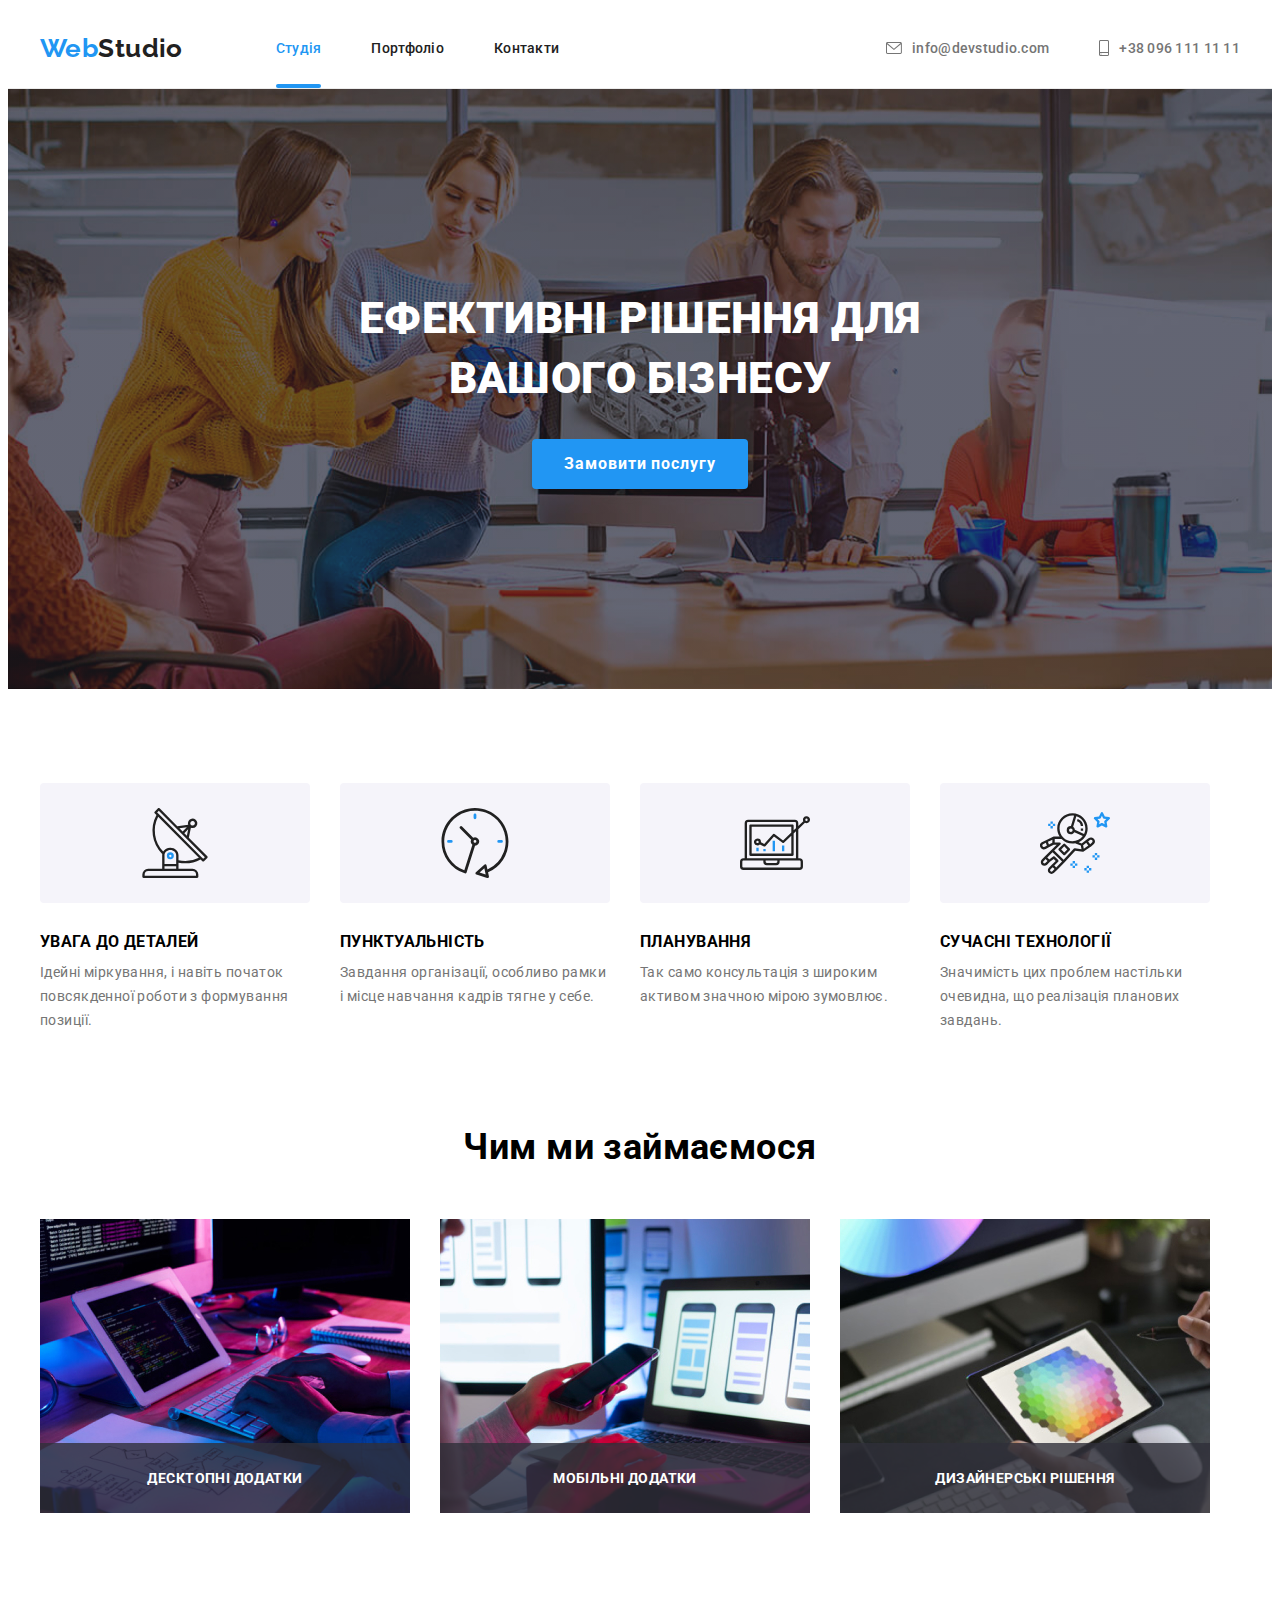
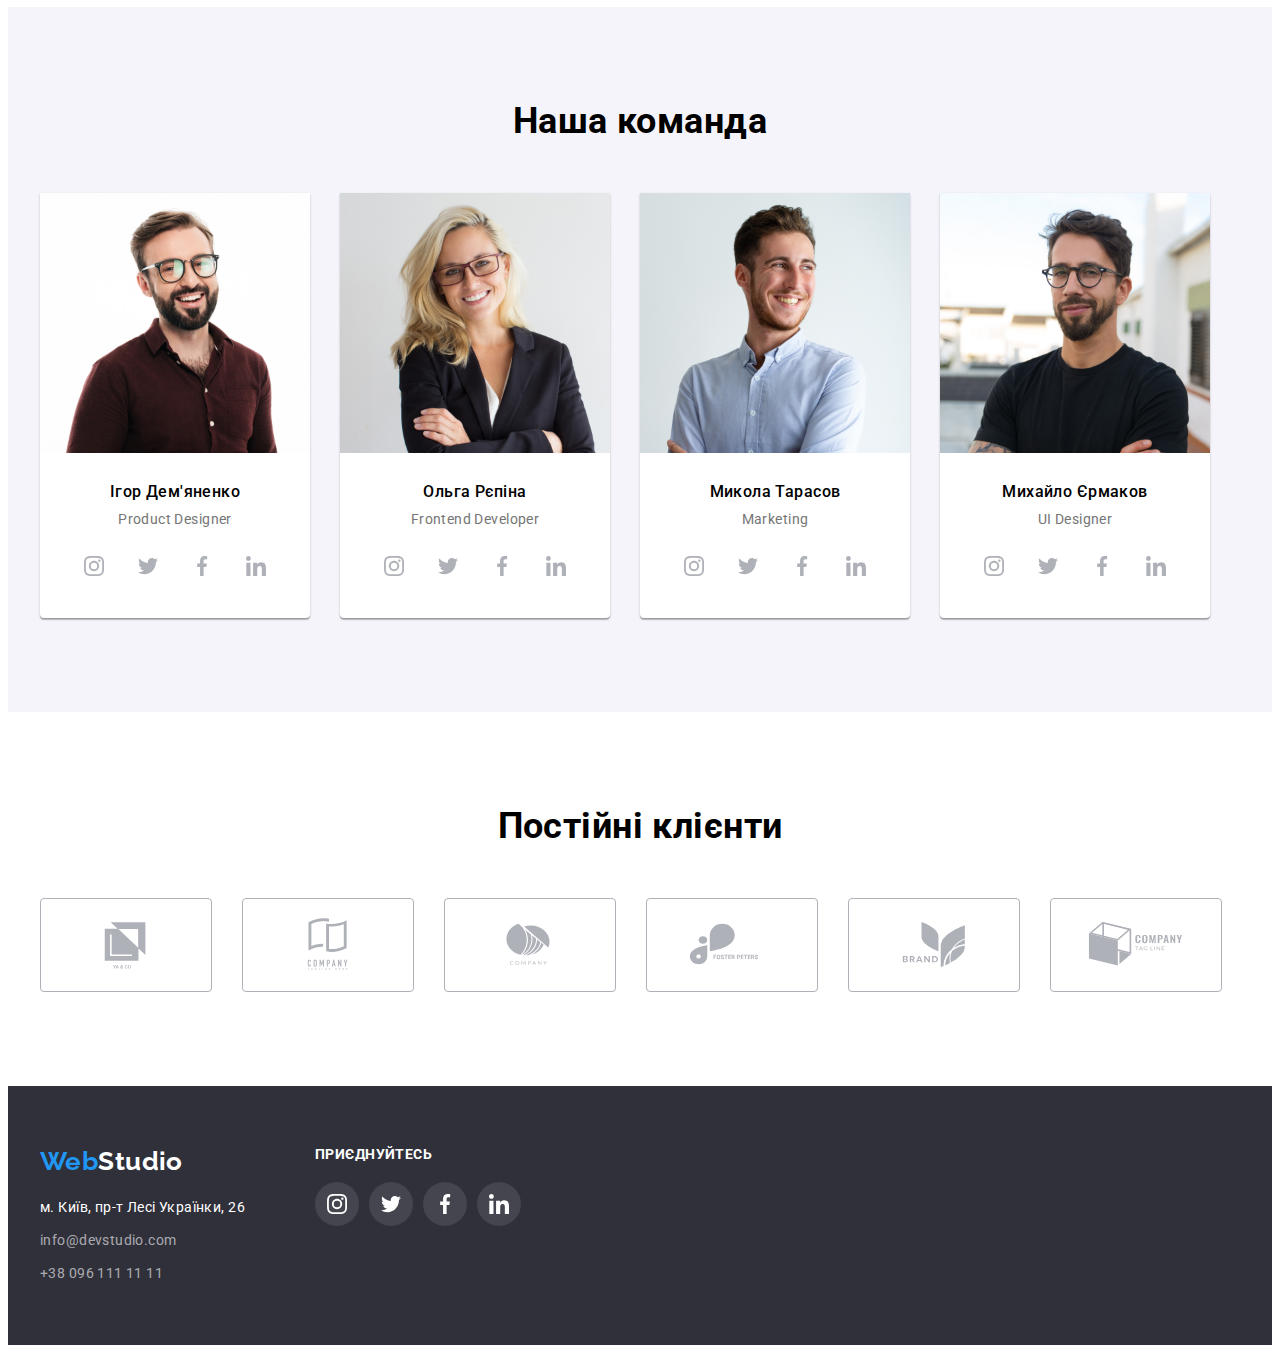
<file: index.html>
<!DOCTYPE html>
<html lang="uk">
  <head>
    <meta charset="UTF-8" />
    <meta http-equiv="X-UA-Compatible" content="IE=edge" />
    <meta name="viewport" content="width=device-width, initial-scale=1.0" />

    <link
      href="https://fonts.googleapis.com/css2?family=Raleway:wght@700&family=Roboto:wght@400;500;700;900&display=swap"
      rel="stylesheet"
    />
    <link
      rel="stylesheet"
      href="https://cdnjs.cloudflare.com/ajax/libs/modern-normalize/1.1.0/modern-normalize.min.css"
      integrity="sha512-wpPYUAdjBVSE4KJnH1VR1HeZfpl1ub8YT/NKx4PuQ5NmX2tKuGu6U/JRp5y+Y8XG2tV+wKQpNHVUX03MfMFn9Q=="
      crossorigin="anonymous"
      referrerpolicy="no-referrer"
    />
    <link rel="stylesheet" href="./css/styles.css" />

    <title>Document</title>
  </head>

  <body>
    <header>
      <div class="conteiner mein">
        <a class="logo" href="#"><span class="logo-first-word"> Web</span>Studio</a>
        <nav>
          <ul class="header-navigation">
            <li><a href="index.html" class="nav-link-studia current">Студія</a></li>
            <li><a href="portfolio.html" class="nav-link-portfolio">Портфоліо</a></li>
            <li><a href="#" class="nav-link-contacts">Контакти</a></li>
          </ul>
        </nav>
        <ul class="communication-links">
          <li class="communication-links-list">
            <a class="link-icon" href="mailto:info@devstudio.com">
              <svg class="communication-links-icon" width="16" height="18">
                <use href="images/icons.svg#envelope"></use>
              </svg>
              info@devstudio.com</a
            >
          </li>
          <li class="communication-links-list">
            <a class="link-icon" href="tel:+380961111111">
              <svg class="communication-links-icon" width="10" height="18">
                <use href="images/icons.svg#smartphone"></use>
              </svg>
              +38 096 111 11 11
            </a>
          </li>
        </ul>
      </div>
    </header>
    <main>
      <section class="tittle">
        <div class="conteiner">
          <div data-modal class="modal-background is-hidden">
            <div class="modal">
              <button data-modal-close>
                <svg class="modal-close-button"  width="11" height="11">
                  <use href="./images/icons.svg#close"></use>
                </svg>
              </button>
            </div>
          </div>
          <h1>
            Ефективні рішення для <br />
            вашого бізнесу
          </h1>
          <button data-modal-open class="tittle-hero-button" type="button">Замовити послугу</button>
        </div>
      </section>
      <section>
        <div class="conteiner">
          <ul class="studio-section-advantage">
            <li>
              <div class="studio-section-advantage-background-icon">
                <svg class="studio-section-advantage-icon" width="70" height="70">
                  <use href="images/icons.svg#antena"></use>
                </svg>
              </div>
              <h3>УВАГА ДО ДЕТАЛЕЙ</h3>

              <p>Ідейні міркування, і навіть початок повсякденної роботи з формування позиції.</p>
            </li>

            <li>
              <div class="studio-section-advantage-background-icon">
                <svg class="studio-section-advantage-icon" width="70" height="70">
                  <use href="images/icons.svg#clock"></use>
                </svg>
              </div>
              <h3>ПУНКТУАЛЬНІСТЬ</h3>

              <p>Завдання організації, особливо рамки і місце навчання кадрів тягне у себе.</p>
            </li>

            <li>
              <div class="studio-section-advantage-background-icon">
                <svg class="studio-section-advantage-icon" width="70" height="70">
                  <use href="images/icons.svg#diagram"></use>
                </svg>
              </div>
              <h3>ПЛАНУВАННЯ</h3>
              <p>Так само консультація з широким активом значною мірою зумовлює.</p>
            </li>

            <li>
              <div class="studio-section-advantage-background-icon">
                <svg class="studio-section-advantage-icon" width="70" height="70">
                  <use href="images/icons.svg#astronaut"></use>
                </svg>
              </div>
              <h3>СУЧАСНІ ТЕХНОЛОГІЇ</h3>
              <p>Значимість цих проблем настільки очевидна, що реалізація планових завдань.</p>
            </li>
          </ul>
        </div>
      </section>
      <section class="studio-section-our-activity">
        <div class="conteiner">
          <h2>Чим ми займаємося</h2>
          <ul class="our-activity-photo">
            <li class="our-activity-photo-list">
              <img src="images/img.jpg" alt="analysis" width="370" height="294" />
              <div class="our-activity-photo-list-overlay">
                <p>Десктопні додатки</p>
              </div>
            </li>
            <li class="our-activity-photo-list">
              <img src="images/img2.jpg" alt="design" width="370" height="294" />
              <div class="our-activity-photo-list-overlay">
                <p>Мобільні додатки</p>
              </div>
            </li>
            <li class="our-activity-photo-list">
              <img src="images/img3.jpg" alt="development" width="370" height="294" />
              <div class="our-activity-photo-list-overlay">
                <p>Дизайнерські рішення</p>
              </div>
            </li>
          </ul>
        </div>
      </section>
      <section class="studio-section-our-team">
        <div class="conteiner">
          <h2>Наша команда</h2>
          <ul class="studio-list-our-team">
            <li class="studio-list-our-team-item">
              <img
                src="images/img1_team_igor_demyanenko.jpg"
                alt="Product_Designer"
                width="270"
                height="260"
              />
              <h3>Ігор Дем'яненко</h3>
              <p>Product Designer</p>
              <ul class="list-social-link">
                <li>
                  <a
                    class="social-link"
                    href="https://instagram.com"
                    target="_blank"
                    rel="noopener noreferrer"
                    aria-label="Instagram"
                  >
                    <svg class="icon" width="20" height="20">
                      <use href="images/icons.svg#instagram"></use>
                    </svg>
                  </a>
                </li>
                <li>
                  <a
                    class="social-link"
                    href="https://twitter.com"
                    aria-label="Twitter"
                    target="_blank"
                    rel="noopener noreferrer"
                  >
                    <svg class="icon" width="20" height="20">
                      <use href="images/icons.svg#twitter"></use>
                    </svg>
                  </a>
                </li>
                <li>
                  <a
                    class="social-link"
                    href="https://facebook.com"
                    aria-label="Facebook"
                    target="_blank"
                    rel="noopener noreferrer"
                  >
                    <svg class="icon" width="20" height="20">
                      <use href="images/icons.svg#facebook"></use>
                    </svg>
                  </a>
                </li>
                <li>
                  <a
                    class="social-link"
                    href="https://linkedin.com"
                    aria-label="LinkedIn"
                    target="_blank"
                    rel="noopener noreferrer"
                  >
                    <svg class="icon" width="20" height="20">
                      <use href="images/icons.svg#linkedin"></use>
                    </svg>
                  </a>
                </li>
              </ul>
            </li>

            <li class="studio-list-our-team-item">
              <img
                src="images/img2_team_olga_repina.jpg"
                alt="Frontend_Developer"
                width="270"
                height="260"
              />
              <h3>Ольга Рєпіна</h3>
              <p>Frontend Developer</p>
              <ul class="list-social-link">
                <li>
                  <a
                    class="social-link"
                    href="https://instagram.com"
                    target="_blank"
                    rel="noopener noreferrer"
                    aria-label="Instagram"
                  >
                    <svg class="icon" width="20" height="20">
                      <use href="images/icons.svg#instagram"></use>
                    </svg>
                  </a>
                </li>
                <li>
                  <a
                    class="social-link"
                    href="https://twitter.com"
                    aria-label="Twitter"
                    target="_blank"
                    rel="noopener noreferrer"
                  >
                    <svg class="icon" width="20" height="20">
                      <use href="images/icons.svg#twitter"></use>
                    </svg>
                  </a>
                </li>
                <li>
                  <a
                    class="social-link"
                    href="https://facebook.com"
                    aria-label="Facebook"
                    target="_blank"
                    rel="noopener noreferrer"
                  >
                    <svg class="icon" width="20" height="20">
                      <use href="images/icons.svg#facebook"></use>
                    </svg>
                  </a>
                </li>
                <li>
                  <a
                    class="social-link"
                    href="https://linkedin.com"
                    aria-label="LinkedIn"
                    target="_blank"
                    rel="noopener noreferrer"
                  >
                    <svg class="icon" width="20" height="20">
                      <use href="images/icons.svg#linkedin"></use>
                    </svg>
                  </a>
                </li>
              </ul>
            </li>

            <li class="studio-list-our-team-item">
              <img
                src="images/img3_team_mikola_tarasov.jpg"
                alt="Marketing"
                width="270"
                height="260"
              />
              <h3>Микола Тарасов</h3>
              <p>Marketing</p>
              <ul class="list-social-link">
                <li>
                  <a
                    class="social-link"
                    href="https://instagram.com"
                    target="_blank"
                    rel="noopener noreferrer"
                    aria-label="Instagram"
                  >
                    <svg class="icon" width="20" height="20">
                      <use href="images/icons.svg#instagram"></use>
                    </svg>
                  </a>
                </li>
                <li>
                  <a
                    class="social-link"
                    href="https://twitter.com"
                    aria-label="Twitter"
                    target="_blank"
                    rel="noopener noreferrer"
                  >
                    <svg class="icon" width="20" height="20">
                      <use href="images/icons.svg#twitter"></use>
                    </svg>
                  </a>
                </li>
                <li>
                  <a
                    class="social-link"
                    href="https://facebook.com"
                    aria-label="Facebook"
                    target="_blank"
                    rel="noopener noreferrer"
                  >
                    <svg class="icon" width="20" height="20">
                      <use href="images/icons.svg#facebook"></use>
                    </svg>
                  </a>
                </li>
                <li>
                  <a
                    class="social-link"
                    href="https://linkedin.com"
                    aria-label="LinkedIn"
                    target="_blank"
                    rel="noopener noreferrer"
                  >
                    <svg class="icon" width="20" height="20">
                      <use href="images/icons.svg#linkedin"></use>
                    </svg>
                  </a>
                </li>
              </ul>
            </li>

            <li class="studio-list-our-team-item">
              <img
                src="images/img4_team_mikhailo_yermakov.jpg"
                alt="UI_Designer"
                width="270"
                height="260"
              />

              <h3>Михайло Єрмаков</h3>
              <p>UI Designer</p>
              <ul class="list-social-link">
                <li>
                  <a
                    class="social-link"
                    href="https://instagram.com"
                    target="_blank"
                    rel="noopener noreferrer"
                    aria-label="Instagram"
                  >
                    <svg class="icon" width="20" height="20">
                      <use href="images/icons.svg#instagram"></use>
                    </svg>
                  </a>
                </li>
                <li>
                  <a
                    class="social-link"
                    href="https://twitter.com"
                    aria-label="Twitter"
                    target="_blank"
                    rel="noopener noreferrer"
                  >
                    <svg class="icon" width="20" height="20">
                      <use href="images/icons.svg#twitter"></use>
                    </svg>
                  </a>
                </li>
                <li>
                  <a
                    class="social-link"
                    href="https://facebook.com"
                    aria-label="Facebook"
                    target="_blank"
                    rel="noopener noreferrer"
                  >
                    <svg class="icon" width="20" height="20">
                      <use href="images/icons.svg#facebook"></use>
                    </svg>
                  </a>
                </li>
                <li>
                  <a
                    class="social-link"
                    href="https://linkedin.com"
                    aria-label="LinkedIn"
                    target="_blank"
                    rel="noopener noreferrer"
                  >
                    <svg class="icon" width="20" height="20">
                      <use href="images/icons.svg#linkedin"></use>
                    </svg>
                  </a>
                </li>
              </ul>
            </li>
          </ul>
        </div>
      </section>
      <section class="regular-customers">
        <div class="conteiner">
          <h2>Постійні клієнти</h2>
          <ul class="section-regular-customers">
            <li>
              <a class="section-regular-customers-list" href="#">
                <svg class="section-regular-customers-item" width="106" height="60">
                  <use href="images/icons.svg#logo"></use>
                </svg>
              </a>
            </li>
            <li>
              <a class="section-regular-customers-list" href="#">
                <svg class="section-regular-customers-item" width="106" height="60">
                  <use href="images/icons.svg#logo2"></use>
                </svg>
              </a>
            </li>
            <li>
              <a class="section-regular-customers-list" href="#">
                <svg class="section-regular-customers-item" width="106" height="60">
                  <use href="images/icons.svg#logo3"></use>
                </svg>
              </a>
            </li>
            <li>
              <a class="section-regular-customers-list" href="#">
                <svg class="section-regular-customers-item" width="106" height="60">
                  <use href="images/icons.svg#logo4"></use>
                </svg>
              </a>
            </li>
            <li>
              <a class="section-regular-customers-list" href="#">
                <svg class="section-regular-customers-item" width="106" height="60">
                  <use href="images/icons.svg#logo5"></use>
                </svg>
              </a>
            </li>
            <li>
              <a class="section-regular-customers-list" href="#">
                <svg class="section-regular-customers-item" width="106" height="60">
                  <use href="images/icons.svg#logo6"></use>
                </svg>
              </a>
            </li>
          </ul>
        </div>
      </section>
    </main>
    <footer>
      <div class="conteiner footer">
        <div class="footer-first-block-logo-address">
          <a class="logo" href="#"
            ><span class="logo-first-word">Web</span
            ><span class="logo-footer-second-word">Studio</span></a
          >
          <address>
            <p>м. Київ, пр-т Лесі Українки, 26</p>
            <ul class="footer-communication-links">
              <li>
                <a href="mailto:info@devstudio.com">info@devstudio.com</a>
              </li>
              <li>
                <a href="tel:+380961111111"> +38 096 111 11 11 </a>
              </li>
            </ul>
          </address>
        </div>
        <div class="footer-second-block-link-social">
          <h3>ПРИЄДНУЙТЕСЬ</h3>
          <ul class="footer-second-block-link-social-list">
            <li>
              <a
                class="footer-second-block-link-social-list-item"
                href="https://instagram.com"
                aria-label="intagram"
                target="_blank"
                rel="noopener noreferrer"
              >
                <svg class="item-icon" width="20" height="20">
                  <use href="images/icons.svg#instagram"></use>
                </svg>
              </a>
            </li>
            <li>
              <a
                class="footer-second-block-link-social-list-item twitter"
                href="https://twitter.com"
                aria-label="Twitter"
                target="_blank"
                rel="noopener noreferrer"
              >
                <svg class="item-icon" width="20" height="20">
                  <use href="images/icons.svg#twitter"></use>
                </svg>
              </a>
            </li>
            <li>
              <a
                class="footer-second-block-link-social-list-item"
                href="https://facebook.com"
                aria-label="Facebook"
                target="_blank"
                rel="noopener noreferrer"
              >
                <svg class="item-icon" width="20" height="20">
                  <use href="images/icons.svg#facebook"></use>
                </svg>
              </a>
            </li>
            <li>
              <a
                class="footer-second-block-link-social-list-item"
                href="https://linkedin.com"
                aria-label="LinkedIn"
                target="_blank"
                rel="noopener noreferrer"
              >
                <svg class="item-icon" width="20" height="20">
                  <use href="images/icons.svg#linkedin"></use>
                </svg>
              </a>
            </li>
          </ul>
        </div>
      </div>
    </footer>
    <script src="./js/modal.js"></script>
  </body>
</html>
</file>
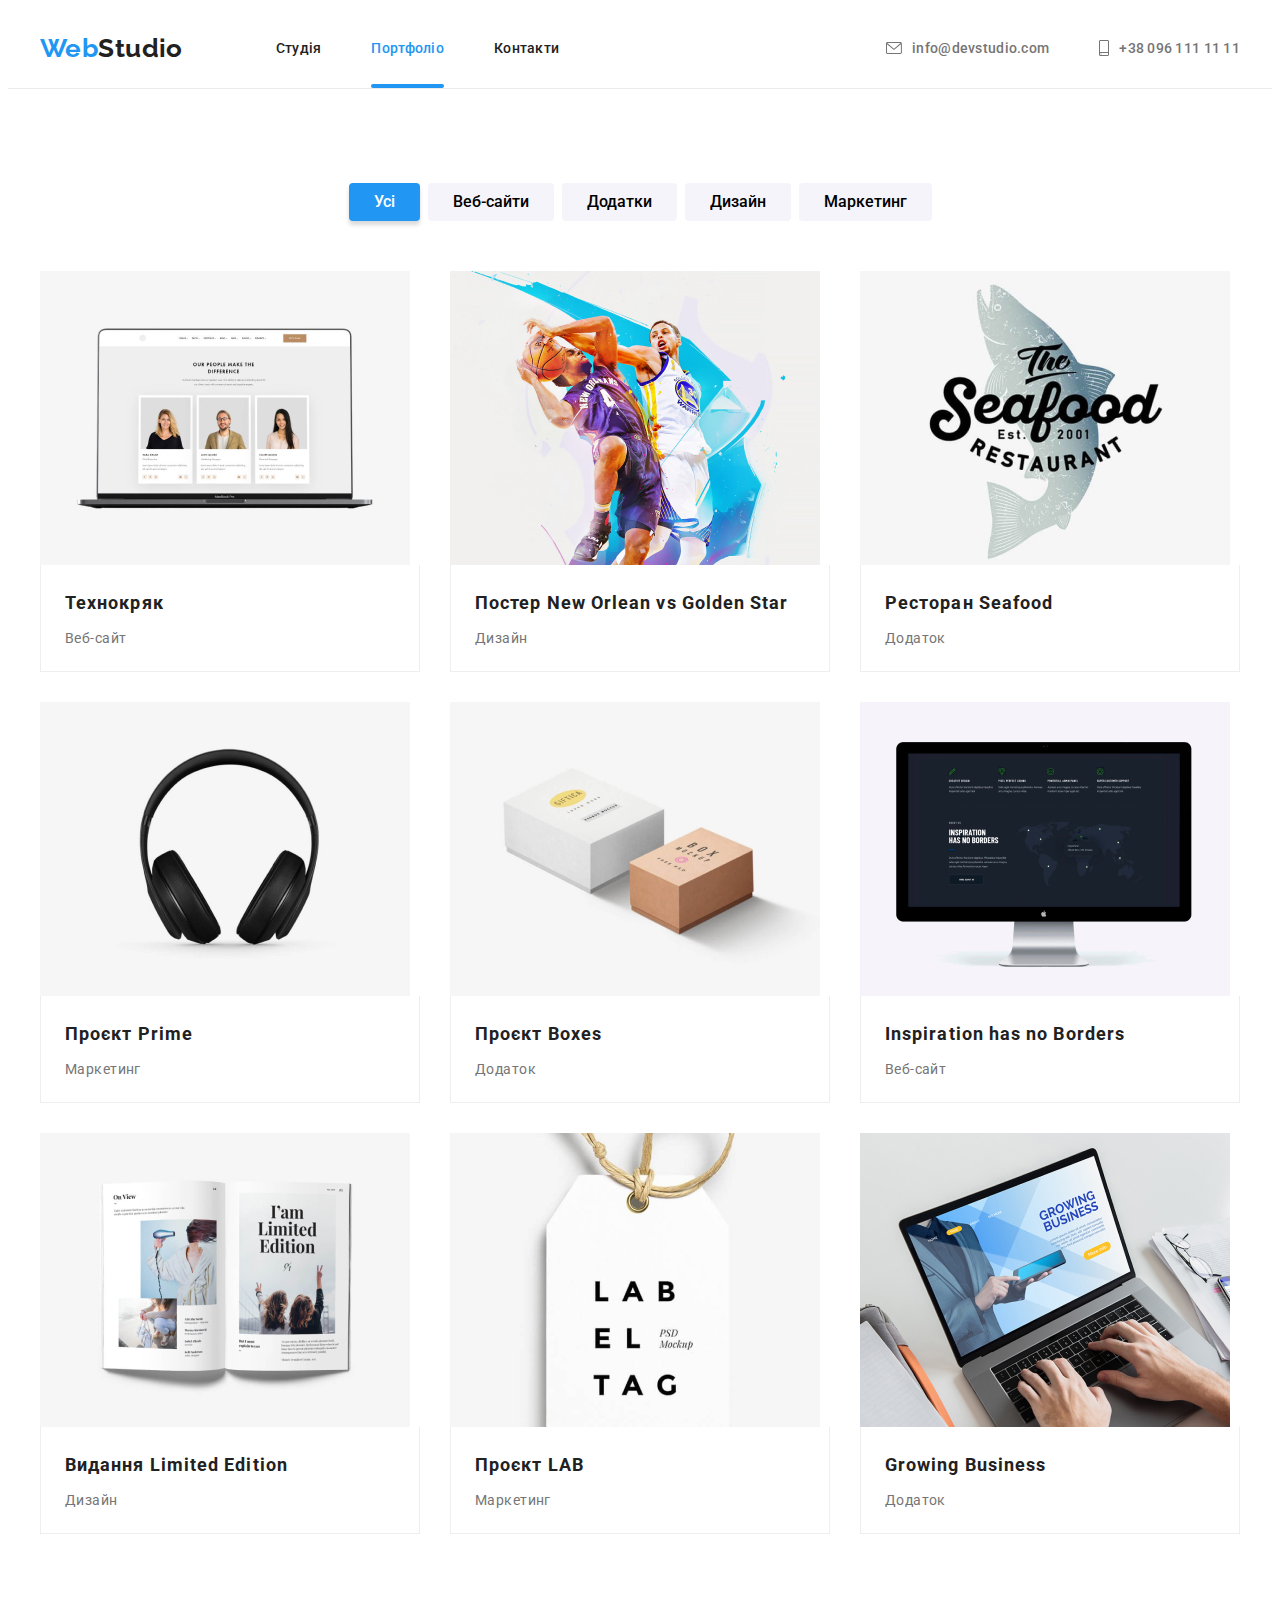
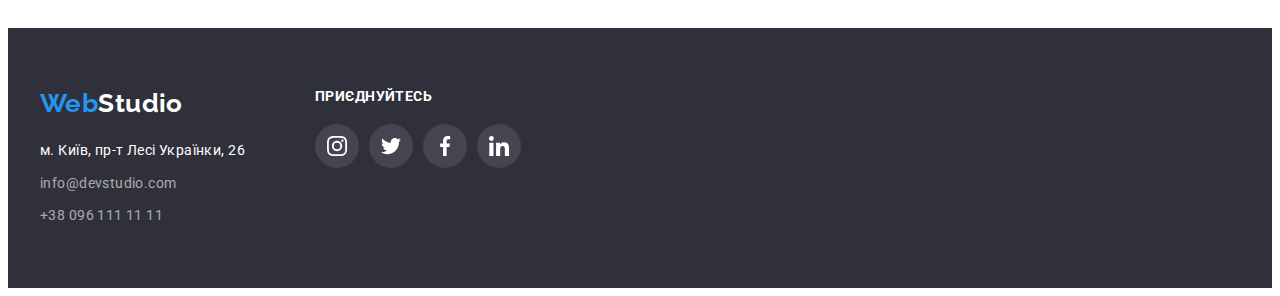
<file: portfolio.html>
<!DOCTYPE html>
<html lang="uk">
  <head>
    <meta charset="UTF-8" />
    <meta http-equiv="X-UA-Compatible" content="IE=edge" />
    <meta name="viewport" content="width=device-width, initial-scale=1.0" />

    <title>Document</title>
    <link
      href="https://fonts.googleapis.com/css2?family=Raleway:wght@700&family=Roboto:wght@400;500;700;900&display=swap"
      rel="stylesheet"
    />
    <link
      rel="stylesheet"
      href="https://cdnjs.cloudflare.com/ajax/libs/modern-normalize/1.1.0/modern-normalize.min.css"
      integrity="sha512-wpPYUAdjBVSE4KJnH1VR1HeZfpl1ub8YT/NKx4PuQ5NmX2tKuGu6U/JRp5y+Y8XG2tV+wKQpNHVUX03MfMFn9Q=="
      crossorigin="anonymous"
      referrerpolicy="no-referrer"
    />
    <link rel="stylesheet" href="./css/styles.css" />
  </head>
  <body>
    <header>
      <div class="conteiner mein">
        <a class="logo" href="#"><span class="logo-first-word"> Web</span>Studio</a>
        <nav>
          <ul class="header-navigation">
            <li><a href="index.html" class="nav-link-studia">Студія</a></li>
            <li><a href="portfolio.html" class="nav-link-portfolio current">Портфоліо</a></li>
            <li><a href="#" class="nav-link-contacts">Контакти</a></li>
          </ul>
        </nav>
        <ul class="communication-links">
          <li class="communication-links-list">
            <a class="link-icon" href="mailto:info@devstudio.com">
              <svg class="communication-links-icon" width="16" height="18">
                <use href="images/icons.svg#envelope"></use>
              </svg>
              info@devstudio.com</a
            >
          </li>
          <li class="communication-links-list">
            <a class="link-icon" href="tel:+380961111111">
              <svg class="communication-links-icon" width="10" height="18">
                <use href="images/icons.svg#smartphone"></use>
              </svg>
              +38 096 111 11 11
            </a>
          </li>
        </ul>
      </div>
    </header>

    <main>
      <section class="sect-portfolio">
        <div class="conteiner">
          <h1>Портфоліо</h1>
          <ul class="portfolio-button-filter">
            <li>
              <button class="filter-button-all current" type="button">Усі</button>
            </li>
            <li>
              <button type="button">Веб-сайти</button>
            </li>
            <li>
              <button type="button">Додатки</button>
            </li>
            <li>
              <button type="button">Дизайн</button>
            </li>
            <li>
              <button type="button">Маркетинг</button>
            </li>
          </ul>

          <ul class="list-portfolio">
            <li class="list-portfolio-item">
              <a class="list-portfolio-item-link" href="#">
                <div class="list-portfolio-img-overlay">
                  <img src="images/portfolio-website-.jpg" alt="Ноутбук" width="370" height="294" />
                  <div class="list-portfolio-overlay">
                    <p>
                      Ресурс пропонує комплексні пропозиції з різним рівнем функціоналу та сервісів.
                      Все це дозволить відвідувачу отримати вичерпні відомості про компанію чи
                      приватну особу.
                    </p>
                  </div>
                </div>
                <div class="portfolio-box-text">
                  <h2>Технокряк</h2>
                  <p>Веб-сайт</p>
                </div>
              </a>
            </li>
            <li class="list-portfolio-item">
              <a class="list-portfolio-item-link" href="#">
                <div class="list-portfolio-img-overlay">
                  <img
                    src="images/portfolio-new-orleans-golden-star-poster.jpg"
                    alt="Баскетболісти"
                    width="370"
                    height="294"
                  />

                  <div class="list-portfolio-overlay">
                    <p>
                      Ресурс пропонує комплексні пропозиції з різним рівнем функціоналу та сервісів.
                      Все це дозволить відвідувачу отримати вичерпні відомості про компанію чи
                      приватну особу.
                    </p>
                  </div>
                </div>

                <div class="portfolio-box-text">
                  <h2>Постер New Orlean vs Golden Star</h2>
                  <p>Дизайн</p>
                </div>
              </a>
            </li>
            <li class="list-portfolio-item">
              <a class="list-portfolio-item-link" href="#">
                <div class="list-portfolio-img-overlay">
                  <img
                    src="images/portfolio-seafood-restaurant.jpg"
                    alt="Логотип ресторану"
                    width="370"
                    height="294"
                  />
                  <div class="list-portfolio-overlay">
                    <p>
                      Ресурс пропонує комплексні пропозиції з різним рівнем функціоналу та сервісів.
                      Все це дозволить відвідувачу отримати вичерпні відомості про компанію чи
                      приватну особу.
                    </p>
                  </div>
                </div>
                <div class="portfolio-box-text">
                  <h2>Ресторан Seafood</h2>
                  <p>Додаток</p>
                  <p></p>
                </div>
              </a>
            </li>
            <li class="list-portfolio-item">
              <a class="list-portfolio-item-link" href="#">
                <div class="list-portfolio-img-overlay">
                  <img
                    src="images/portfolio-project-prime.jpg"
                    alt="Навушники"
                    width="370"
                    height="294"
                  />
                  <div class="list-portfolio-overlay">
                    <p>
                      Ресурс пропонує комплексні пропозиції з різним рівнем функціоналу та сервісів.
                      Все це дозволить відвідувачу отримати вичерпні відомості про компанію чи
                      приватну особу.
                    </p>
                  </div>
                </div>
                <div class="portfolio-box-text">
                  <h2>Проєкт Prime</h2>
                  <p>Маркетинг</p>
                </div>
              </a>
            </li>
            <li class="list-portfolio-item">
              <a class="list-portfolio-item-link" href="#">
                <div class="list-portfolio-img-overlay">
                  <img
                    src="images/portfolio-project-boxes.jpg"
                    alt="Коробки"
                    width="370"
                    height="294"
                  />
                  <div class="list-portfolio-overlay">
                    <p>
                      Ресурс пропонує комплексні пропозиції з різним рівнем функціоналу та сервісів.
                      Все це дозволить відвідувачу отримати вичерпні відомості про компанію чи
                      приватну особу.
                    </p>
                  </div>
                </div>
                <div class="portfolio-box-text">
                  <h2>Проєкт Boxes</h2>
                  <p>Додаток</p>
                </div>
              </a>
            </li>
            <li class="list-portfolio-item">
              <a class="list-portfolio-item-link" href="#">
                <div class="list-portfolio-img-overlay">
                  <img
                    src="images/portfolio-inspiration-borders.jpg"
                    alt="Компьютер"
                    width="370"
                    height="294"
                  />
                  <div class="list-portfolio-overlay">
                    <p>
                      Ресурс пропонує комплексні пропозиції з різним рівнем функціоналу та сервісів.
                      Все це дозволить відвідувачу отримати вичерпні відомості про компанію чи
                      приватну особу.
                    </p>
                  </div>
                </div>
                <div class="portfolio-box-text">
                  <h2>Inspiration has no Borders</h2>
                  <p>Веб-сайт</p>
                </div>
              </a>
            </li>
            <li class="list-portfolio-item">
              <a class="list-portfolio-item-link" href="#">
                <div class="list-portfolio-img-overlay">
                  <img
                    src="images/portfolio-limited-edition.jpg"
                    alt="Журнал"
                    width="370"
                    height="294"
                  />
                  <div class="list-portfolio-overlay">
                    <p>
                      Ресурс пропонує комплексні пропозиції з різним рівнем функціоналу та сервісів.
                      Все це дозволить відвідувачу отримати вичерпні відомості про компанію чи
                      приватну особу.
                    </p>
                  </div>
                </div>
                <div class="portfolio-box-text">
                  <h2>Видання Limited Edition</h2>
                  <p>Дизайн</p>
                </div>
              </a>
            </li>
            <li class="list-portfolio-item">
              <a class="list-portfolio-item-link" href="#">
                <div class="list-portfolio-img-overlay">
                  <img
                    src="images/portfolio-lab.jpg"
                    alt="Етикетка проекту"
                    width="370"
                    height="294"
                  />
                  <div class="list-portfolio-overlay">
                    <p>
                      Ресурс пропонує комплексні пропозиції з різним рівнем функціоналу та сервісів.
                      Все це дозволить відвідувачу отримати вичерпні відомості про компанію чи
                      приватну особу.
                    </p>
                  </div>
                </div>
                <div class="portfolio-box-text">
                  <h2>Проєкт LAB</h2>
                  <p>Маркетинг</p>
                </div>
              </a>
            </li>
            <li class="list-portfolio-item">
              <a class="list-portfolio-item-link" href="#">
                <div class="list-portfolio-img-overlay">
                  <img
                    src="images/portfolio-growing-business.jpg"
                    alt="Людина працює за ноутбуком"
                    width="370"
                    height="294"
                  />
                  <div class="list-portfolio-overlay">
                    <p>
                      Ресурс пропонує комплексні пропозиції з різним рівнем функціоналу та сервісів.
                      Все це дозволить відвідувачу отримати вичерпні відомості про компанію чи
                      приватну особу.
                    </p>
                  </div>
                </div>
                <div class="portfolio-box-text">
                  <h2>Growing Business</h2>
                  <p>Додаток</p>
                </div>
              </a>
            </li>
          </ul>
        </div>
      </section>
    </main>

    <footer>
      <div class="conteiner footer">
        <div class="footer-first-block-logo-address">
          <a class="logo" href="#"
            ><span class="logo-first-word">Web</span
            ><span class="logo-footer-second-word">Studio</span></a
          >
          <address>
            <p>м. Київ, пр-т Лесі Українки, 26</p>
            <ul class="footer-communication-links">
              <li>
                <a href="mailto:info@devstudio.com">info@devstudio.com</a>
              </li>
              <li>
                <a href="tel:+380961111111"> +38 096 111 11 11 </a>
              </li>
            </ul>
          </address>
        </div>
        <div class="footer-second-block-link-social">
          <h3>ПРИЄДНУЙТЕСЬ</h3>
          <ul class="footer-second-block-link-social-list">
            <li>
              <a
                class="footer-second-block-link-social-list-item"
                href="https://instagram.com"
                aria-label="Twitter"
                target="_blank"
                rel="noopener noreferrer"
              >
                <svg class="item-icon" width="20" height="20">
                  <use href="images/icons.svg#instagram"></use>
                </svg>
              </a>
            </li>
            <li>
              <a
                class="footer-second-block-link-social-list-item twitter"
                href="https://instagram.com"
                aria-label="Twitter"
                target="_blank"
                rel="noopener noreferrer"
              >
                <svg class="item-icon" width="20" height="20">
                  <use href="images/icons.svg#twitter"></use>
                </svg>
              </a>
            </li>
            <li>
              <a
                class="footer-second-block-link-social-list-item"
                href="https://instagram.com"
                aria-label="Twitter"
                target="_blank"
                rel="noopener noreferrer"
              >
                <svg class="item-icon" width="20" height="20">
                  <use href="images/icons.svg#facebook"></use>
                </svg>
              </a>
            </li>
            <li>
              <a
                class="footer-second-block-link-social-list-item"
                href="https://instagram.com"
                aria-label="Twitter"
                target="_blank"
                rel="noopener noreferrer"
              >
                <svg class="item-icon" width="20" height="20">
                  <use href="images/icons.svg#linkedin"></use>
                </svg>
              </a>
            </li>
          </ul>
        </div>
      </div>
    </footer>
  </body>
</html>
</file>
<file: css/styles.css>
body {
  font-family: 'Roboto', sans-serif;
  font-size: 14px;
  letter-spacing: 0.03em;
}
li {
  list-style-type: none;
}
a {
  text-decoration: none;
}
img {
  display: block;
  max-width: 100%;
  height: auto;
}
ul {
  margin-top: 0;
  margin-bottom: 0;
  padding-left: 0;
}
h1,
h2,
h3,
h4,
h5,
h6 {
  margin-top: 0;
  margin-bottom: 0;
}
p {
  margin-top: 0;
  margin-bottom: 0;
}
/* ЗМІННІ*/
:root {
  --brand-color: #2196f3;
  --main-text-color: #212121;
  --second-text-color: #757575;
  --footer-background-color: #2f303a;
  --last-text-color: #ffffff;
  --second-background-color: #f5f4fa;
  --footer-text-color: rgba(255, 255, 255, 0.6);
  --fill-main-color: #AFB1B8;
  
}
/*ОБМЕЖУЮЧИЙ КОНТЕЙНЕР*/
.conteiner {
  max-width: 1200px;
  padding-left: 15px;
  padding-right: 15px;
  margin-left: auto;
  margin-right: auto;
}

/*ШАПКА САЙТУ*/
header {
  border-bottom: 1px solid #ececec;
  height: 80px;
}
.mein {
  display: flex;
  align-items: center;
}

nav > ul {
  display: flex;
}
.communication-links {
  display: flex;
  margin-left: auto;
}

.logo {
  color: var(--main-text-color);
  font-weight: 700;
  font-size: 26px;
  line-height: 1.17;
  font-family: 'Raleway', sans-serif;
}
.logo-first-word {
  color: var(--brand-color);
  font-weight: 700;
}
.header-navigation {
  margin-left: 93px;
}

.header-navigation li {
  display: flex;
  margin-right: 50px;
}
.header-navigation li:last-child {
  margin-right: 0px;
}
.header-navigation a {
  display: block;
  padding-top: 32px;
  padding-bottom: 32px;
  color: var(--main-text-color);
  line-height: 1.17;
  letter-spacing: 0.02em;
  font-weight: 500;
  transition: color 250ms;
    transition-timing-function: cubic-bezier(0.4, 0, 0.2, 1);
}

.communication-links-list {
  display: flex;
  align-items: center;
}
.communication-links-icon {
  fill: var(--second-text-color);
  margin-right: 10px;
  transition: fill 250ms;
  transition-timing-function: cubic-bezier(0.4, 0, 0.2, 1);
}

.link-icon:hover .communication-links-icon,
.link-icon:focus .communication-links-icon
 {
  fill: var(--brand-color);
}

.communication-links li:first-child {
  margin-right: 50px;
}

.communication-links a {
  display: flex;
  align-items: center;

  color: var(--second-text-color);
  line-height: 1.17;
  font-weight: 500;
  letter-spacing: 0.02em;
  transition: color 250ms;
  transition-timing-function: cubic-bezier(0.4, 0, 0.2, 1);
}


.header-navigation a:hover,
.header-navigation a:focus,
.communication-links a:hover,
.communication-links a:focus {
  color: var(--brand-color);
}


.nav-link-studia,
.nav-link-portfolio {
  position: relative;
}
.nav-link-studia.current::after,
.nav-link-portfolio.current::after {
    content: "";
    position: absolute;
    bottom: 0;
    left: 0;
    display: block;
    width: 100%;
    height: 4px;
    background-color: var(--brand-color);
    border-radius: 10px;

}

.nav-link-studia.current,
.nav-link-portfolio.current {
  color: var(--brand-color);
  
}
/* СЕКЦІЯ ГЕРОЙ */
.tittle {
  margin-left: auto;
  margin-right: auto;
  max-width: 1600px;
  background-color: var(--footer-background-color);
  text-align: center;
  padding-top: 200px;
  padding-bottom: 200px;
  background-image: linear-gradient(to right, rgba(47, 48, 58, 0.4), rgba(47, 48, 58, 0.4)),
    url(../images/Img-tittle.jpg);
  background-repeat: no-repeat;
  background-position: center;
  background-size: cover;
}
.tittle h1 {
  color: var(--last-text-color);
  font-size: 44px;
  line-height: 1.36;
  font-weight: 900;
  text-transform: uppercase;
  width: 696px;
  margin-left: auto;
  margin-right: auto;
}
.tittle-hero-button {
  padding: 10px 32px 10px 32px;
  margin-top: 30px;

  background-color: var(--brand-color);
  color: white;
  font-size: 16px;
  line-height: 1.87;
  font-weight: 700;
  cursor: pointer;
  font-family: inherit;
  letter-spacing: 0.06em;
  background: #2196f3;
  border-radius: 4px;
  border: none;
  box-shadow: 0px 4px 4px rgba(0, 0, 0, 0.15);

  transition: background-color 250ms;
  transition-timing-function: cubic-bezier(0.4, 0, 0.2, 1);
}
.tittle-hero-button:hover {
  background-color: #188ce8;
}
/* Модальне вікно */
.modal-background {
  position: fixed;
  z-index: 100;
  width: 100%;
  height: 100%;
  top: 0;
  left: 0;

  display: flex;
  justify-content: center;
  align-items: center;

  background-image: linear-gradient(to right, rgba(47, 48, 58, 0.5), rgba(47, 48, 58, 0.5));
  backdrop-filter: blur(2px);

  visibility: visible;
  opacity: 1;
  pointer-events: initial;

  transition-property: visibility, opacity, pointer-events;
  transition-duration: 250ms;
  transition-timing-function: cubic-bezier(0.4, 0, 0.2, 1);

}

.is-hidden {
  visibility: hidden;
  opacity: 0;
  pointer-events: none;

}
.modal {
  width: 528px;
  height: 581px;
  background-color: white;
  padding-top: 8px;
  padding-right: 8px;

}
.modal button {
  display: block;
  width: 30px;
  height: 30px;
  margin-left: auto;
  border: 1px solid rgba(0, 0, 0, 0.1);
  border-radius: 50%;
  cursor: pointer;
  background-color: var(--last-text-color);
}
.modal-close-button {
  display: block;
  margin: auto;
  
}


/* СЕКЦІЯ ОСОБЛИВОСТІ */
.studio-section-advantage {
  display: flex;
  padding-top: 94px;
  padding-bottom: 94px;
}
.studio-section-advantage li {
  width: 270px;
  margin-right: 30px;
}
/* ІКОНКИ */
.studio-section-advantage-background-icon {
  display: flex;
  justify-content: center;
  align-items: center;
  height: 120px;
  background-color: var(--second-background-color);
  border-radius: 4px;
  margin-bottom: 30px;
}


.studio-section-advantage li:last-child {
  margin-right: 0;
}
.studio-section-advantage h3 {
  line-height: 1.14;
  font-weight: 700;
}
.studio-section-advantage p {
  margin-top: 10px;

  line-height: 1.71;
  color: var(--second-text-color);
}


/* СЕКЦІЯ ЧИМ МИ ЗАЙМАЄМОСЯ */
.studio-section-our-activity {
  padding-bottom: 94px;
  text-align: center;
}
.our-activity-photo-list {
  position: relative;
}
.our-activity-photo {
  display: flex;
  gap: 30px;
  margin-top: 50px;
}
.our-activity-photo-list-overlay {
  position: absolute;
  right: 0;
  bottom: 0;
  width: 100%;
  height: 70px;
   
  display: flex;
  justify-content: center;
  align-items: center;

  color: var(--last-text-color);
  background: rgba(47, 48, 58, 0.8);
  font-weight: 700;
  line-height: 16px;
  text-transform: uppercase;
}


/* СЕКЦІЯ НАША КОМАНДА */
.studio-section-our-activity h2 {
  font-size: 36px;
  line-height: 1.16;
  font-weight: 700;
}

.studio-section-our-team {
  background-color: var(--second-background-color);
  padding-top: 94px;
  padding-bottom: 94px;
}
.studio-section-our-team h2 {
  text-align: center;
  font-size: 36px;
  line-height: 1.16;
  font-weight: 700;
  text-align: center;
}
.studio-list-our-team {
  display: flex;
  gap: 30px;
  text-align: center;
  margin-top: 50px;
}
.studio-list-our-team-item {
  background-color: var(--last-text-color);
  border-radius: 0px 0px 4px 4px;
  box-shadow: 0px 1px 3px rgba(0, 0, 0, 0.12), 0px 1px 1px rgba(0, 0, 0, 0.14),
    0px 2px 1px rgba(0, 0, 0, 0.2);
}

.studio-list-our-team h2 {
  font-size: 36px;
  font-weight: 700;
  line-height: 1.16;
  text-align: center;
}
.studio-list-our-team h3 {
  margin-top: 30px;

  font-size: 16px;
  line-height: 1.18;
  font-weight: 500;
}
.studio-list-our-team p {
  margin-top: 10px;
  margin-bottom: 16px;

  line-height: 1.18;
  font-weight: 400;
  color: var(--second-text-color);
}
/* Лінки соц-мереж Наша команда*/
.list-social-link {
  display: flex;
  justify-content: center;
  gap: 10px;
  margin-bottom: 30px;
}


.social-link {
  display: flex;
  align-items: center;
  justify-content: center;
  width: 44px;
  height: 44px;
  border-radius: 50%;

  transition: background-color 250ms;
  transition-timing-function: cubic-bezier(0.4, 0, 0.2, 1);
}
.icon {
  fill: var(--fill-main-color);
  transition: fill, 250ms;
  transition-timing-function: cubic-bezier(0.4, 0, 0.2, 1);
}
.social-link:hover .icon {
  fill: var(--last-text-color);

}
.social-link:hover,
.social-link:focus {
  background-color: var(--brand-color);
}

/* Секція Постійні Клієнти */
.regular-customers {
  padding-top: 94px;
  padding-bottom: 94px;
}
.regular-customers h2 {
 text-align: center;
  font-size: 36px;
  font-weight: 700;
  line-height: 1.16;
}
.section-regular-customers {
  display: flex;
  gap: 30px;
  margin-top: 50px;
}
.section-regular-customers-list {
  width: 170px;
  min-height: 92px;
  border: 1px solid var(--fill-main-color);
  border-radius: 4px;
  display: flex;
  justify-content: center;
  align-items: center;
  transition: border 250ms;
  transition-timing-function: cubic-bezier(0.4, 0, 0.2, 1);
}
.section-regular-customers-item {
  fill: var(--fill-main-color);
  transition: fill 250ms;
  transition-timing-function: cubic-bezier(0.4, 0, 0.2, 1);
}
.section-regular-customers-list:hover .section-regular-customers-item,
.section-regular-customers-list:focus .section-regular-customers-item {
  fill:var(--brand-color);
}
.section-regular-customers-list:hover,
.section-regular-customers-list:focus {
  border: 1px solid var(--brand-color);
}

/*СЕКЦІЯ ФІЛЬТР КНОПОК ТА КОНТЕНТУ*/

.sect-portfolio h1 {
  position: absolute;
  width: 1px;
  height: 1px;
  margin: -1px;
  border: 0;
  padding: 0;

  white-space: nowrap;
  clip-path: inset(100%);
  clip: rect(0 0 0 0);
  overflow: hidden;
}

.filter-button-all.current {
  background-color: var(--brand-color);
  color: var(--last-text-color);
  box-shadow: 0px 4px 4px rgba(0, 0, 0, 0.15);
}
.portfolio-button-filter {
  display: flex;
  justify-content: center;
}
.portfolio-button-filter li {
  margin-right: 8px;
}
.portfolio-button-filter li:last-child {
  margin-right: 0;
}
.portfolio-button-filter button {
  background-color: var(--second-background-color);
  cursor: pointer;
  font-weight: 500;
  font-size: 16px;
  line-height: 1.62;
  font-family: inherit;
  border-style: none;
  border-radius: 4px;
  padding: 6px 25px 6px 25px;
  transition-property: color, background-color, box-shadow;
  transition-duration: 250ms;
  transition-timing-function: cubic-bezier(0.4, 0, 0.2, 1);
}
.portfolio-button-filter button:hover,
.portfolio-button-filter button:focus {
  background-color: var(--brand-color);
  color: var(--last-text-color);
  box-shadow: 0px 3px 1px rgba(0, 0, 0, 0.1), 0px 1px 2px rgba(0, 0, 0, 0.08),
    0px 2px 2px rgba(0, 0, 0, 0.12);
}
.sect-portfolio {
  padding-top: 94px;
  padding-bottom: 94px;
}
.portfolio-box-text {
  padding: 20px 24px 20px 24px;
  border-bottom: 1px solid #eeeeee;
  border-left: 1px solid #eeeeee;
  border-right: 1px solid #eeeeee;
}
.list-portfolio li {
  width: calc((100% - 60px) / 3);
  margin-right: 30px;
  margin-bottom: 30px;
}
/**/
.list-portfolio-img-overlay {
  position: relative;
  overflow: hidden;
}
.list-portfolio-img-overlay p {
  top: 50%;
  bottom: 50%;
}

.list-portfolio-overlay {
  position: absolute;
  width: 100%;
  height: 100%;
  top: 0;

  display: flex;
  justify-content: center;
  align-items: center;
  padding-left: 24px;
  padding-right: 24px;
  background-image: linear-gradient(to right, rgba(33, 150, 243, 0.9), rgba(33, 150, 243, 0.9));
  transform: translatey(100%);
  transition: transform 250ms ease;

}
.list-portfolio-overlay > p {
  color: var(--last-text-color);
  display: block;
  font-weight: 400;
  font-size: 18px;
  line-height: 1.55;
  letter-spacing: 0.03em;

}
.list-portfolio-item-link:hover .list-portfolio-overlay {
  transform: translatey(0);
}
/**/
.list-portfolio a {
  display: block;
  transition: box-shadow 250ms;
  transition-timing-function: cubic-bezier(0.4, 0, 0.2, 1);
}
.list-portfolio a:hover,
.list-portfolio a:focus {
  box-shadow: 0px 1px 1px rgba(0, 0, 0, 0.12), 0px 4px 4px rgba(0, 0, 0, 0.06),
    1px 4px 6px rgba(0, 0, 0, 0.16);
}

.list-portfolio li:nth-child(3n) {
  margin-right: 0;
}
.list-portfolio li:nth-last-child(-n + 3) {
  margin-bottom: 0;
}
.list-portfolio {
  display: flex;
  flex-wrap: wrap;
  margin-top: 50px;
}

.list-portfolio h2 {
  margin-bottom: 4px;
}
.portfolio-box-text p {

  color: var(--second-text-color);
  line-height: 1.87;
}
.list-portfolio h2 {
  color: var(--main-text-color);
  font-size: 18px;
  line-height: 2;
  letter-spacing: 0.06em;
}

/*ПІДВАЛ СТОРІНОК*/

.footer {
  display: flex;
  padding-top: 60px;
  padding-bottom: 60px;
  gap: 70px;

}

footer {
  background-color: var(--footer-background-color);

}

.logo-footer-second-word {
  color: var(--last-text-color);
}

.footer-communication-links a {
  color: var(--footer-text-color);
  line-height: 1.7;
  font-weight: 400;
  font-style: normal;
  transition: color 250ms;
  transition-timing-function: cubic-bezier(0.4, 0, 0.2, 1);
}

address p {
  margin-top: 20px;

  color: var(--last-text-color);
  font-style: normal;

  line-height: 1.7;
}
.footer-communication-links li {
  margin-bottom: 9px;
  margin-top: 9px;
}
.footer-communication-links li:last-child {
  margin-top: 0;
  margin-bottom: 0;
}
.footer-communication-links a:hover,
.footer-communication-links a:focus {
  color: var(--brand-color);
}

/* ІКОНКИ */
.footer-second-block-link-social-list {
  display: flex;
  gap: 10px;
}
.footer-second-block-link-social h3 {
  font-weight: 700;
  font-size: 14px;
  line-height: 16px;
  letter-spacing: 0.03em;
  color: var(--last-text-color);
}
.footer-second-block-link-social-list-item {
  display: flex;
  justify-content: center;
  align-items: center;
  border-radius: 50%;
  background-color: rgba(255, 255, 255, 0.1);
  width: 44px;
  height: 44px;

  transition: background-color 250ms;
  transition-timing-function: cubic-bezier(0.4, 0, 0.2, 1);
}

.footer-second-block-link-social-list-item:hover,
.footer-second-block-link-social-list-item:focus {
  background-color: var(--brand-color);
}
.item-icon {
   fill: var(--last-text-color);
}

.footer-second-block-link-social-list {
  margin-top: 20px;
}
</file>
